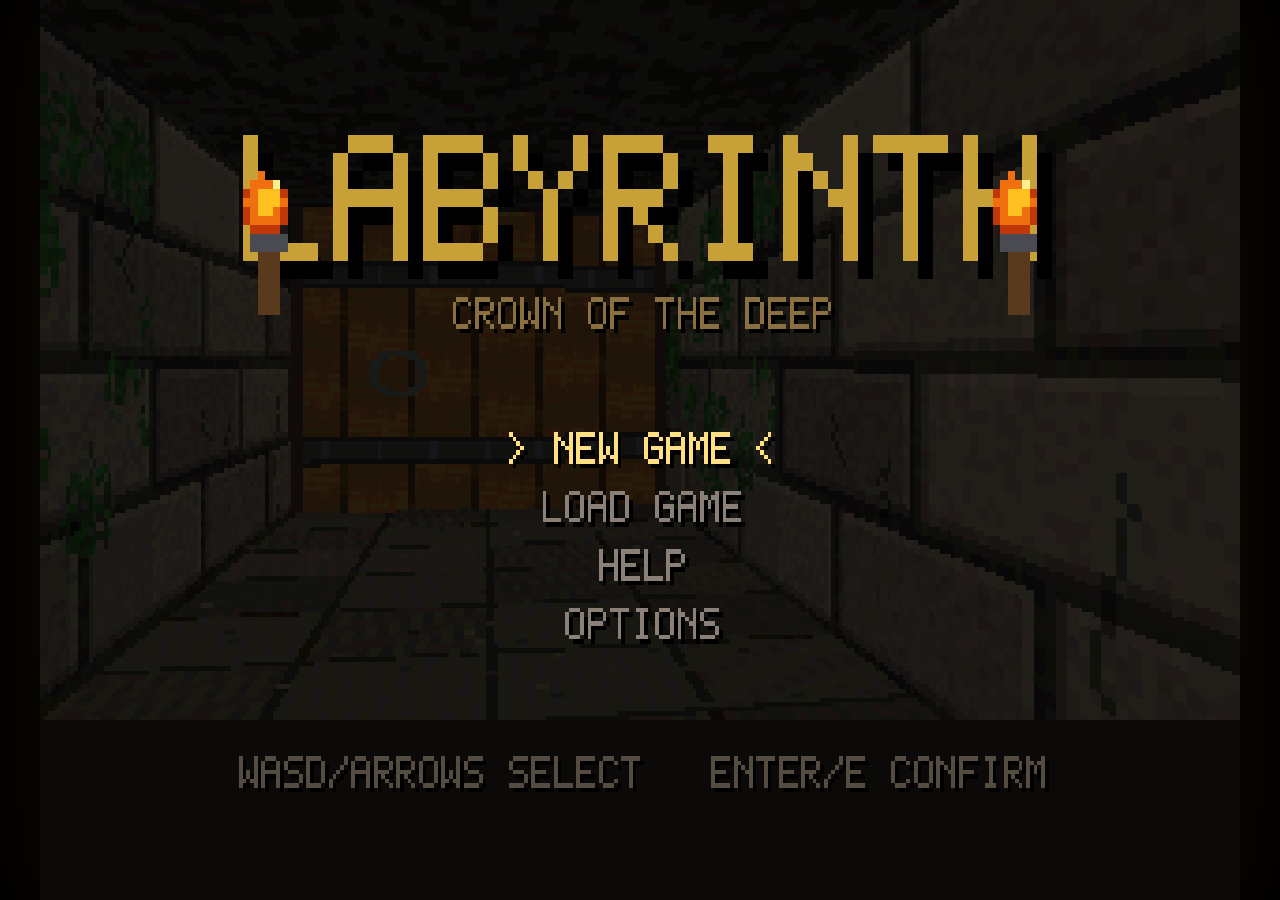
<file: index.html>
<!DOCTYPE html>
<html lang="en">
<head>
<meta charset="utf-8">
<title>LABYRINTH — Crown of the Deep</title>
<!-- user-scalable=no: pinch-zoom on a pad is a misfire, never an intent.
     viewport-fit=cover puts the game under the notch and lets touch.js read
     the safe-area insets back out. -->
<meta name="viewport" content="width=device-width, initial-scale=1, maximum-scale=1, user-scalable=no, viewport-fit=cover">
<meta name="theme-color" content="#0c0906">
<meta name="description" content="An old-school first-person dungeon crawler in the style of early-90s DOS games.">
<link rel="manifest" href="manifest.webmanifest">
<link rel="icon" href="icons/icon-192.png" sizes="192x192" type="image/png">
<!-- iOS ignores the manifest: these are how it installs to the home screen -->
<meta name="apple-mobile-web-app-capable" content="yes">
<meta name="mobile-web-app-capable" content="yes">
<meta name="apple-mobile-web-app-status-bar-style" content="black-translucent">
<meta name="apple-mobile-web-app-title" content="Labyrinth">
<link rel="apple-touch-icon" href="icons/apple-touch-icon.png">
<link rel="stylesheet" href="style.css">
</head>
<body>
<div id="frame">
  <canvas id="screen" width="320" height="200"></canvas>
</div>
<!-- engine: no game knowledge -->
<script src="js/engine/util.js"></script>
<script src="js/engine/font.js"></script>
<script src="js/engine/synth.js"></script>
<script src="js/engine/grid.js"></script>
<script src="js/engine/raycaster.js"></script>
<script src="js/engine/input.js"></script>
<!-- game: content, rules, UI -->
<!-- custom-data is a stub until the level designer's export replaces it -->
<script src="custom-data.js"></script>
<script src="js/game/tiles.js"></script>
<script src="js/game/slabs.js"></script>
<script src="js/game/custom.js"></script>
<script src="js/game/config.js"></script>
<script src="js/game/items.js"></script>
<script src="js/game/shops.js"></script>
<script src="js/game/textures.js"></script>
<script src="js/game/sprites.js"></script>
<script src="js/game/sfx.js"></script>
<script src="js/game/dungeon.js"></script>
<script src="js/game/overworld.js"></script>
<script src="js/game/daynight.js"></script>
<script src="js/game/quests.js"></script>
<script src="js/game/save.js"></script>
<script src="js/game/projectiles.js"></script>
<script src="js/game/actors.js"></script>
<script src="js/game/ui.js"></script>
<script src="js/game/menus.js"></script>
<script src="js/game/main.js"></script>
<script src="js/game/touch.js"></script>
<script>
// installable and playable offline. Registered last and guarded, so a browser
// without service workers -- or a file:// open -- just runs the game as before.
if ('serviceWorker' in navigator && location.protocol.startsWith('http')) {
  // ?nosw=1 takes the worker out of the way and clears what it cached. The
  // shell is cached hard, which is right for a game you install and wrong for
  // one you are editing: without this a code change can stay invisible
  // through any number of reloads.
  if (/[?&]nosw=1/.test(location.search)) {
    navigator.serviceWorker.getRegistrations().then(rs => rs.forEach(r => r.unregister()));
    if (window.caches) caches.keys().then(ks => ks.forEach(k => caches.delete(k)));
  } else {
    window.addEventListener('load', () => {
      navigator.serviceWorker.register('sw.js').catch(() => {});
    });
  }
}
</script>
</body>
</html>
</file>
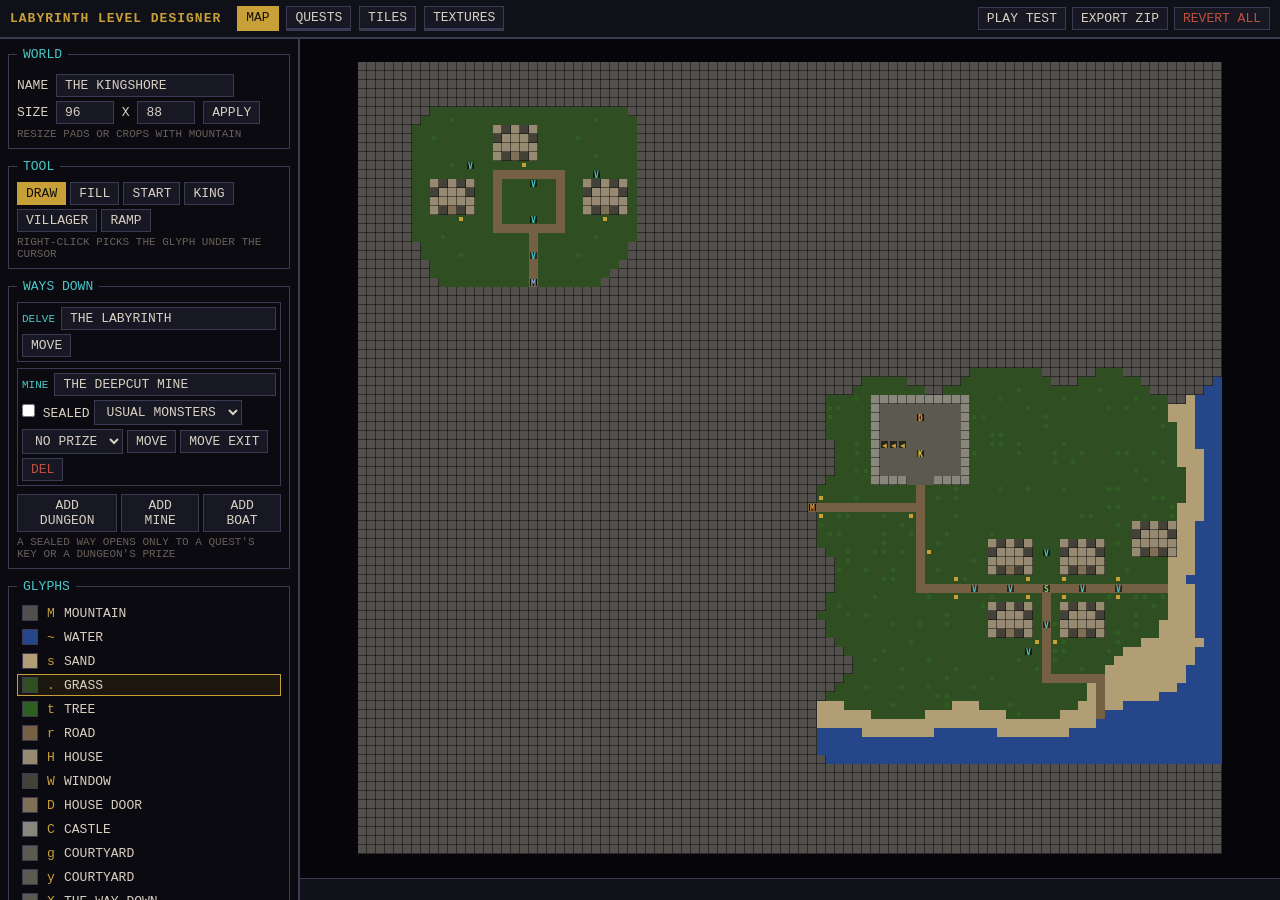
<file: editor.html>
<!DOCTYPE html>
<html lang="en">
<head>
<meta charset="utf-8">
<title>LABYRINTH — Level Designer</title>
<meta name="viewport" content="width=device-width, initial-scale=1">
<meta name="theme-color" content="#0c0906">
<link rel="icon" href="icons/icon-192.png" sizes="192x192" type="image/png">
<link rel="stylesheet" href="editor.css">
</head>
<body>
<div id="ed">
  <header id="ed-top">
    <span id="ed-title">LABYRINTH LEVEL DESIGNER</span>
    <nav id="ed-tabs">
      <button class="tab active" data-tab="map">MAP</button>
      <button class="tab" data-tab="quests">QUESTS</button>
      <button class="tab" data-tab="tiles">TILES</button>
      <button class="tab" data-tab="textures">TEXTURES</button>
    </nav>
    <span id="ed-actions">
      <button id="btn-play">PLAY TEST</button>
      <button id="btn-export">EXPORT ZIP</button>
      <button id="btn-revert" class="danger">REVERT ALL</button>
    </span>
  </header>

  <main id="panel-map" class="panel">
    <div id="map-side">
      <fieldset>
        <legend>WORLD</legend>
        <label>NAME <input id="world-name" maxlength="24"></label>
        <label>SIZE <input id="world-w" type="number" min="16" max="256"> x
          <input id="world-h" type="number" min="16" max="256">
          <button id="btn-resize">APPLY</button></label>
        <div class="hint">RESIZE PADS OR CROPS WITH MOUNTAIN</div>
      </fieldset>
      <fieldset>
        <legend>TOOL</legend>
        <div id="map-tools">
          <button class="tool active" data-tool="draw">DRAW</button>
          <button class="tool" data-tool="fill">FILL</button>
          <button class="tool" data-tool="start">START</button>
          <button class="tool" data-tool="king">KING</button>
          <button class="tool" data-tool="villager">VILLAGER</button>
          <button class="tool" data-tool="ramp">RAMP</button>
        </div>
        <div id="ramp-opts" class="hidden">
          CLIMBS <select id="ramp-dir">
            <option value="1">EAST</option><option value="2">WEST</option>
            <option value="3">SOUTH</option><option value="4">NORTH</option>
          </select>
          LEN <input id="ramp-len" type="number" min="1" max="8" value="1">
          <div class="hint">RIGHT-CLICK A RAMP TO REMOVE ITS FLIGHT</div>
        </div>
        <div id="start-opts" class="hidden">
          FACING <select id="start-dir">
            <option value="0">EAST</option><option value="3.14159">WEST</option>
            <option value="1.5708">SOUTH</option><option value="-1.5708">NORTH</option>
          </select>
        </div>
        <div class="hint">RIGHT-CLICK PICKS THE GLYPH UNDER THE CURSOR</div>
      </fieldset>
      <fieldset id="fs-portals">
        <legend>WAYS DOWN</legend>
        <div id="portal-list"></div>
        <div id="portal-add">
          <button id="btn-add-dungeon">ADD DUNGEON</button>
          <button id="btn-add-mine">ADD MINE</button>
          <button id="btn-add-boat">ADD BOAT</button>
        </div>
        <div class="hint">A SEALED WAY OPENS ONLY TO A QUEST'S KEY OR A DUNGEON'S PRIZE</div>
      </fieldset>
      <fieldset id="fs-legend">
        <legend>GLYPHS</legend>
        <div id="glyph-list"></div>
        <div id="glyph-add">
          <input id="new-glyph-ch" maxlength="1" placeholder="?">
          <select id="new-glyph-wall"></select>
          <select id="new-glyph-floor"></select>
          <button id="btn-add-glyph">ADD</button>
        </div>
      </fieldset>
      <div id="map-warn"></div>
    </div>
    <div id="map-main">
      <canvas id="mapcanvas"></canvas>
      <div id="map-status">&nbsp;</div>
    </div>
  </main>

  <main id="panel-quests" class="panel hidden">
    <div id="quests-bar">
      <button id="btn-add-quest">ADD QUEST</button>
      <span class="hint">FETCH A RELIC, SLAY A WITCH, OR CLEAR OUT VERMIN. THE REWARD CAN BE THE KEY TO A SEALED WAY. WORDS WRITES THE GIVER'S OWN LINES.</span>
    </div>
    <table id="quests-table">
      <thead><tr>
        <th>NAME</th><th>KIND</th><th>RELIC</th><th>GIVER</th><th>WHERE</th>
        <th>GOLD</th><th>ITEM</th><th>KEY</th><th>&nbsp;</th><th>&nbsp;</th>
      </tr></thead>
      <tbody></tbody>
    </table>
  </main>

  <main id="panel-tiles" class="panel hidden">
    <div id="tiles-bar">
      <button id="btn-new-wall">NEW WALL TILE</button>
      <button id="btn-new-floor">NEW GROUND TEXTURE</button>
      <span class="hint">EDITS TO STOCK TILES REACH THE DUNGEON TOO</span>
    </div>
    <table id="tiles-table">
      <thead><tr>
        <th>PREVIEW</th><th>ID</th><th>NAME</th><th>HEIGHT</th><th>DOOR</th>
        <th>GLOW</th><th>SHOP</th><th>PROP</th><th>&nbsp;</th>
      </tr></thead>
      <tbody></tbody>
    </table>
  </main>

  <main id="panel-textures" class="panel hidden">
    <div id="tex-grid"></div>
  </main>

  <div id="tex-editor" class="hidden">
    <div id="tex-editor-box">
      <header><span id="tex-editor-title">TEXTURE</span>
        <span>
          <button id="btn-tex-save">SAVE</button>
          <button id="btn-tex-reset" class="danger">RESET</button>
          <button id="btn-tex-close">CLOSE</button>
        </span>
      </header>
      <div id="tex-editor-body">
        <canvas id="texcanvas" width="512" height="512"></canvas>
        <div id="tex-side">
          <div id="tex-tools">
            <button class="ttool active" data-ttool="pen">PEN</button>
            <button class="ttool" data-ttool="fill">FILL</button>
            <button class="ttool" data-ttool="pick">PICK</button>
            SIZE <select id="tex-brush">
              <option value="1">1</option><option value="2">2</option><option value="4">4</option>
            </select>
          </div>
          <div id="tex-cur"></div>
          <div id="tex-rgb">
            R <input id="tex-r" type="number" min="0" max="255" value="200">
            G <input id="tex-g" type="number" min="0" max="255" value="160">
            B <input id="tex-b" type="number" min="0" max="255" value="60">
          </div>
          <label><input id="tex-post" type="checkbox" checked> POSTERIZE (DOS STEPS)</label>
          <div id="tex-pal"></div>
          <div class="hint">RIGHT-CLICK ON THE CANVAS PICKS A COLOR</div>
        </div>
      </div>
    </div>
  </div>
</div>

<!-- the game's own content code: same tiles, same textures, same world -->
<script src="js/engine/util.js"></script>
<script src="js/engine/font.js"></script>
<script src="js/game/tiles.js"></script>
<script src="js/game/slabs.js"></script>
<script src="js/game/textures.js"></script>
<script src="js/game/items.js"></script>
<script src="js/game/overworld.js"></script>
<!-- the designer -->
<script src="js/editor/estate.js"></script>
<script src="js/editor/ezip.js"></script>
<script src="js/editor/emap.js"></script>
<script src="js/editor/equests.js"></script>
<script src="js/editor/etiles.js"></script>
<script src="js/editor/etex.js"></script>
<script src="js/editor/emain.js"></script>
</body>
</html>
</file>
<file: style.css>
html, body {
  margin: 0;
  padding: 0;
  background: #000;
  height: 100%;
  overflow: hidden;
  cursor: crosshair;
  /* a pull-to-refresh mid-corridor would end a run; there is nothing to scroll */
  overscroll-behavior: none;
}
#frame {
  position: fixed;
  inset: 0;
  display: flex;
  align-items: center;
  justify-content: center;
  background: radial-gradient(ellipse at center, #0a0a0f 0%, #000 80%);
}
#screen {
  image-rendering: pixelated;
  image-rendering: crisp-edges;
  /* JS sets width/height to fit window at 4:3 (mode 13h pixel aspect) */
  box-shadow: 0 0 80px rgba(180, 120, 40, 0.10);
}
</file>
<file: editor.css>
/* ---- level designer: a DOS utility, not a modern app ---- */
:root {
  --bg: #0a0a10;
  --panel: #101018;
  --line: #3a3a52;
  --amber: #c8a038;
  --cyan: #48c8c8;
  --text: #d8d0c0;
  --dim: #6a6058;
  --danger: #c05040;
}
* { box-sizing: border-box; margin: 0; padding: 0; }
html, body { height: 100%; }
body {
  background: var(--bg);
  color: var(--text);
  font-family: 'Consolas', 'Courier New', monospace;
  font-size: 13px;
  text-transform: uppercase;
}
#ed { display: flex; flex-direction: column; height: 100%; }

#ed-top {
  display: flex; align-items: center; gap: 16px;
  padding: 6px 10px;
  background: var(--panel);
  border-bottom: 2px solid var(--line);
  flex-wrap: wrap;
}
#ed-title { color: var(--amber); font-weight: bold; letter-spacing: 1px; }
#ed-actions { margin-left: auto; display: flex; gap: 6px; }

button, select, input {
  font: inherit; text-transform: inherit;
  background: #181824; color: var(--text);
  border: 1px solid var(--line);
  padding: 3px 8px;
  cursor: pointer;
}
input { cursor: text; }
input[type=number] { width: 58px; }
button:hover { border-color: var(--amber); color: var(--amber); }
button.active { background: var(--amber); color: #14100a; border-color: var(--amber); }
button.danger { color: var(--danger); }
button.danger:hover { border-color: var(--danger); }
.tab { border-bottom-width: 3px; }
.hidden { display: none !important; }
/* glyph characters are case-sensitive data; never restyle their case */
.raw, #glyph-add input { text-transform: none; }
.hint { color: var(--dim); font-size: 11px; margin-top: 4px; }

.panel { flex: 1; overflow: auto; display: flex; min-height: 0; }

/* ---- map panel ---- */
#panel-map { flex-direction: row; }
#map-side {
  width: 300px; min-width: 300px; overflow-y: auto;
  padding: 8px; border-right: 2px solid var(--line);
  display: flex; flex-direction: column; gap: 10px;
}
fieldset { border: 1px solid var(--line); padding: 8px; }
legend { color: var(--cyan); padding: 0 6px; }
fieldset label { display: block; margin: 4px 0; }
#map-tools { display: flex; flex-wrap: wrap; gap: 4px; }
#map-main { flex: 1; display: flex; flex-direction: column; min-width: 0; }
#mapcanvas { flex: 1; width: 100%; min-height: 0; image-rendering: pixelated; cursor: crosshair; }
#map-status {
  padding: 3px 8px; background: var(--panel);
  border-top: 1px solid var(--line); color: var(--dim);
}
#map-warn { color: var(--danger); }

#glyph-list { display: flex; flex-direction: column; gap: 2px; max-height: 300px; overflow-y: auto; }
.glyph-row {
  display: flex; align-items: center; gap: 6px;
  padding: 2px 4px; cursor: pointer; border: 1px solid transparent;
}
.glyph-row:hover { border-color: var(--line); }
.glyph-row.active { border-color: var(--amber); background: #1c1810; }
.glyph-swatch { width: 16px; height: 16px; border: 1px solid var(--line); flex: none; }
.glyph-ch { color: var(--amber); width: 14px; text-align: center; flex: none; }
.glyph-name { flex: 1; overflow: hidden; white-space: nowrap; text-overflow: ellipsis; }
.glyph-del { color: var(--danger); background: none; border: none; padding: 0 4px; }
#glyph-add { display: flex; gap: 4px; margin-top: 8px; flex-wrap: wrap; }
#glyph-add input { width: 30px; text-align: center; }
#glyph-add select { max-width: 100px; }

/* ---- portals ---- */
#portal-list { display: flex; flex-direction: column; gap: 6px; }
.portal-row { border: 1px solid var(--line); padding: 4px; }
.portal-head { display: flex; gap: 6px; align-items: center; }
.portal-head input { flex: 1; min-width: 0; }
.portal-kind { color: var(--cyan); font-size: 11px; flex: none; }
.portal-opts { display: flex; gap: 4px; align-items: center; flex-wrap: wrap; margin-top: 4px; }
.portal-opts input[type=number] { width: 44px; }
#portal-add { display: flex; gap: 4px; margin-top: 8px; }

/* ---- quests panel ---- */
#panel-quests { flex-direction: column; padding: 10px; }
#quests-bar { display: flex; gap: 8px; align-items: center; margin-bottom: 10px; flex-wrap: wrap; }
#quests-table { border-collapse: collapse; }
#quests-table th, #quests-table td {
  border: 1px solid var(--line); padding: 4px 6px; text-align: left;
}
#quests-table th { color: var(--cyan); }
#quests-table input[type=text] { width: 130px; }
#quests-table input[type=number] { width: 60px; }
#quests-table select { max-width: 160px; }
/* the folded row where a quest giver's own words are written */
.quest-words td { background: #101018; }
.quest-words label { display: block; color: var(--cyan); margin: 4px 0 2px; }
.quest-words textarea {
  width: 100%; max-width: 640px; resize: vertical;
  background: #0a0a10; color: inherit; border: 1px solid var(--line);
  font: inherit; text-transform: uppercase;
}

/* ---- tiles panel ---- */
#panel-tiles { flex-direction: column; padding: 10px; }
#tiles-bar { display: flex; gap: 8px; align-items: center; margin-bottom: 10px; }
#tiles-table { border-collapse: collapse; }
#tiles-table th, #tiles-table td {
  border: 1px solid var(--line); padding: 4px 8px; text-align: left;
}
#tiles-table th { color: var(--cyan); }
#tiles-table canvas { display: block; image-rendering: pixelated; }
#tiles-table input[type=text] { width: 120px; }
#tiles-table .stock { color: var(--dim); }

/* ---- textures panel ---- */
#panel-textures { padding: 10px; display: block; }
#tex-grid { display: flex; flex-wrap: wrap; gap: 10px; }
.tex-card {
  border: 1px solid var(--line); padding: 6px; cursor: pointer;
  display: flex; flex-direction: column; gap: 4px; align-items: center;
}
.tex-card:hover { border-color: var(--amber); }
.tex-card canvas { image-rendering: pixelated; width: 96px; height: 96px; }
.tex-card .lbl { font-size: 11px; color: var(--dim); max-width: 100px; text-align: center; }
.tex-card.edited .lbl { color: var(--amber); }

/* ---- texture editor overlay ---- */
#tex-editor {
  position: fixed; inset: 0; background: rgba(4, 4, 8, 0.85);
  display: flex; align-items: center; justify-content: center; z-index: 10;
}
#tex-editor-box { background: var(--panel); border: 2px solid var(--line); }
#tex-editor-box header {
  display: flex; justify-content: space-between; align-items: center;
  padding: 6px 10px; border-bottom: 1px solid var(--line); color: var(--amber);
}
#tex-editor-body { display: flex; gap: 10px; padding: 10px; }
#texcanvas { image-rendering: pixelated; cursor: crosshair; border: 1px solid var(--line); }
#tex-side { width: 220px; display: flex; flex-direction: column; gap: 10px; }
#tex-tools { display: flex; gap: 4px; align-items: center; flex-wrap: wrap; }
#tex-cur { height: 24px; border: 1px solid var(--line); }
#tex-rgb { display: flex; gap: 4px; align-items: center; }
#tex-rgb input { width: 52px; }
#tex-pal { display: grid; grid-template-columns: repeat(8, 1fr); gap: 2px; }
.pal-swatch { aspect-ratio: 1; border: 1px solid var(--line); cursor: pointer; }
.pal-swatch:hover { border-color: var(--amber); }

@media (max-width: 900px) {
  #panel-map { flex-direction: column; }
  #map-side { width: auto; min-width: 0; border-right: none; border-bottom: 2px solid var(--line); }
  #tex-editor-body { flex-direction: column; }
  #texcanvas { width: 320px; height: 320px; }
}
</file>
